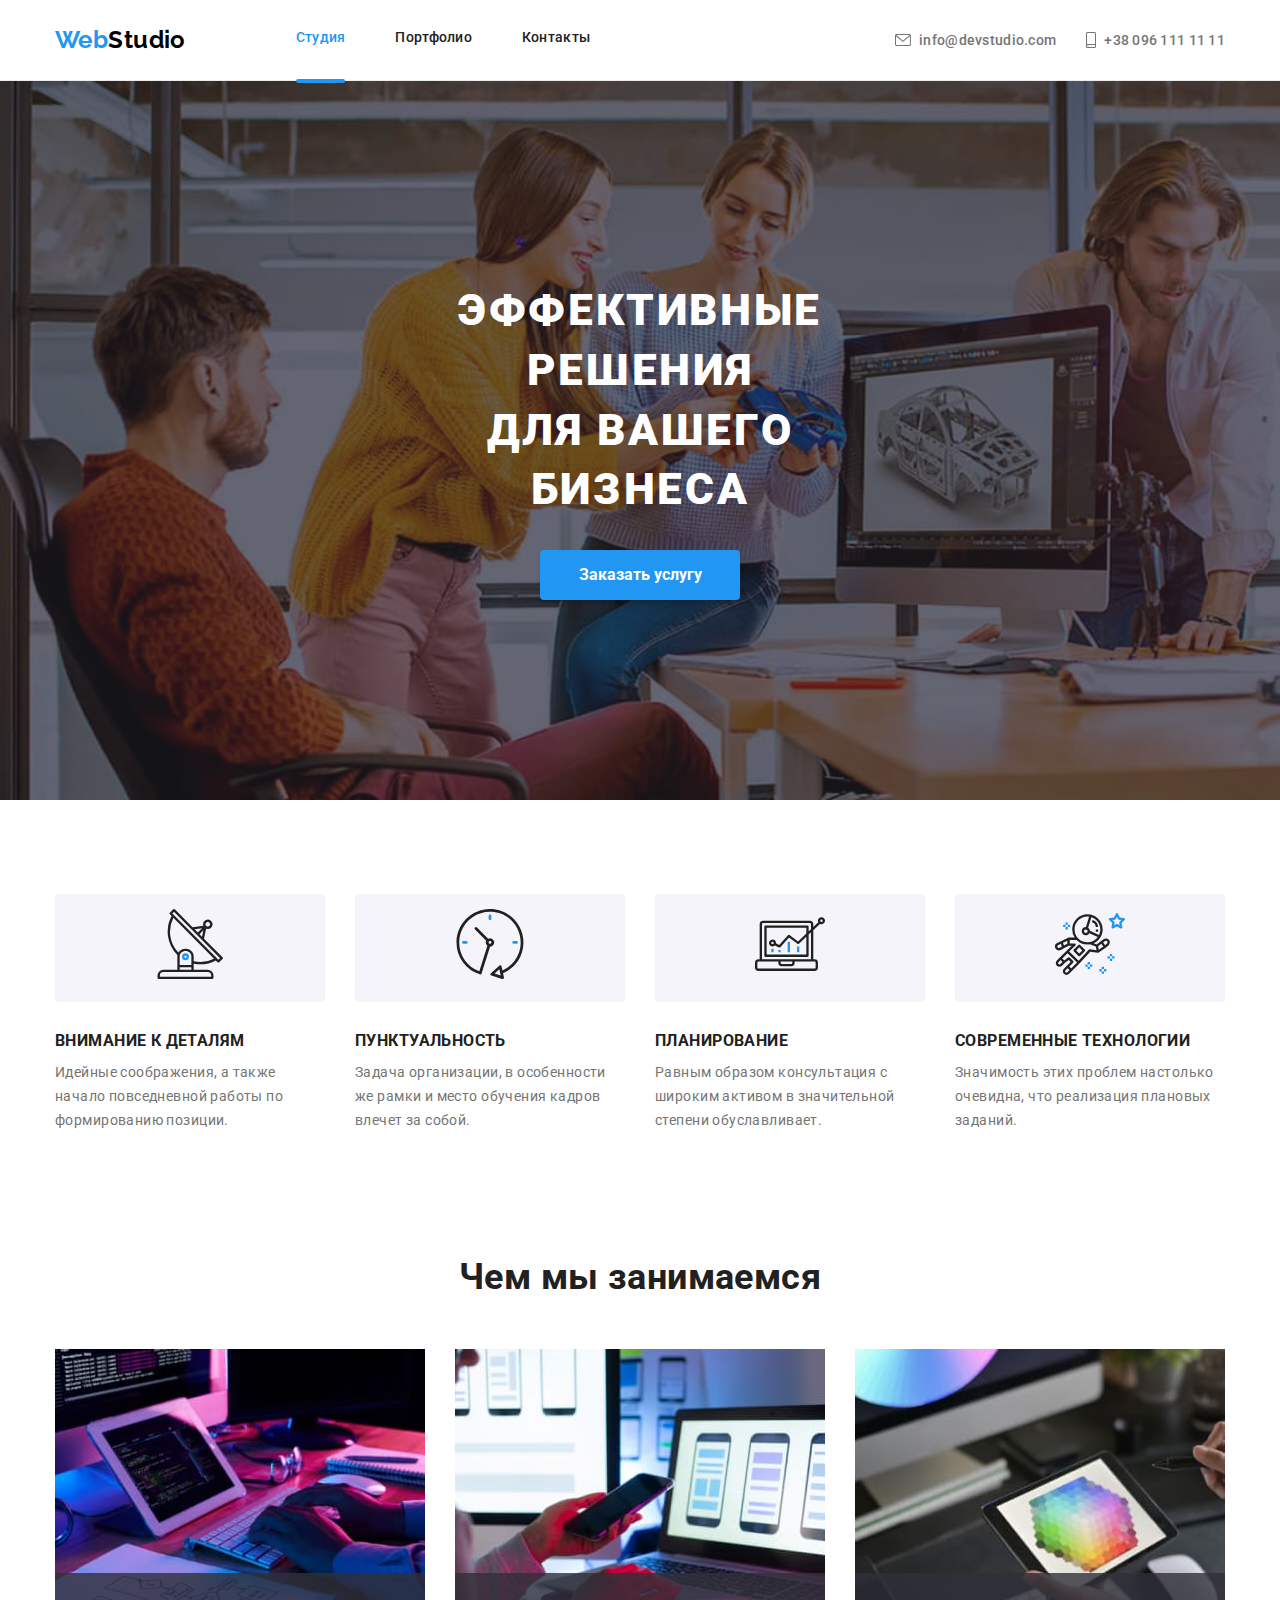
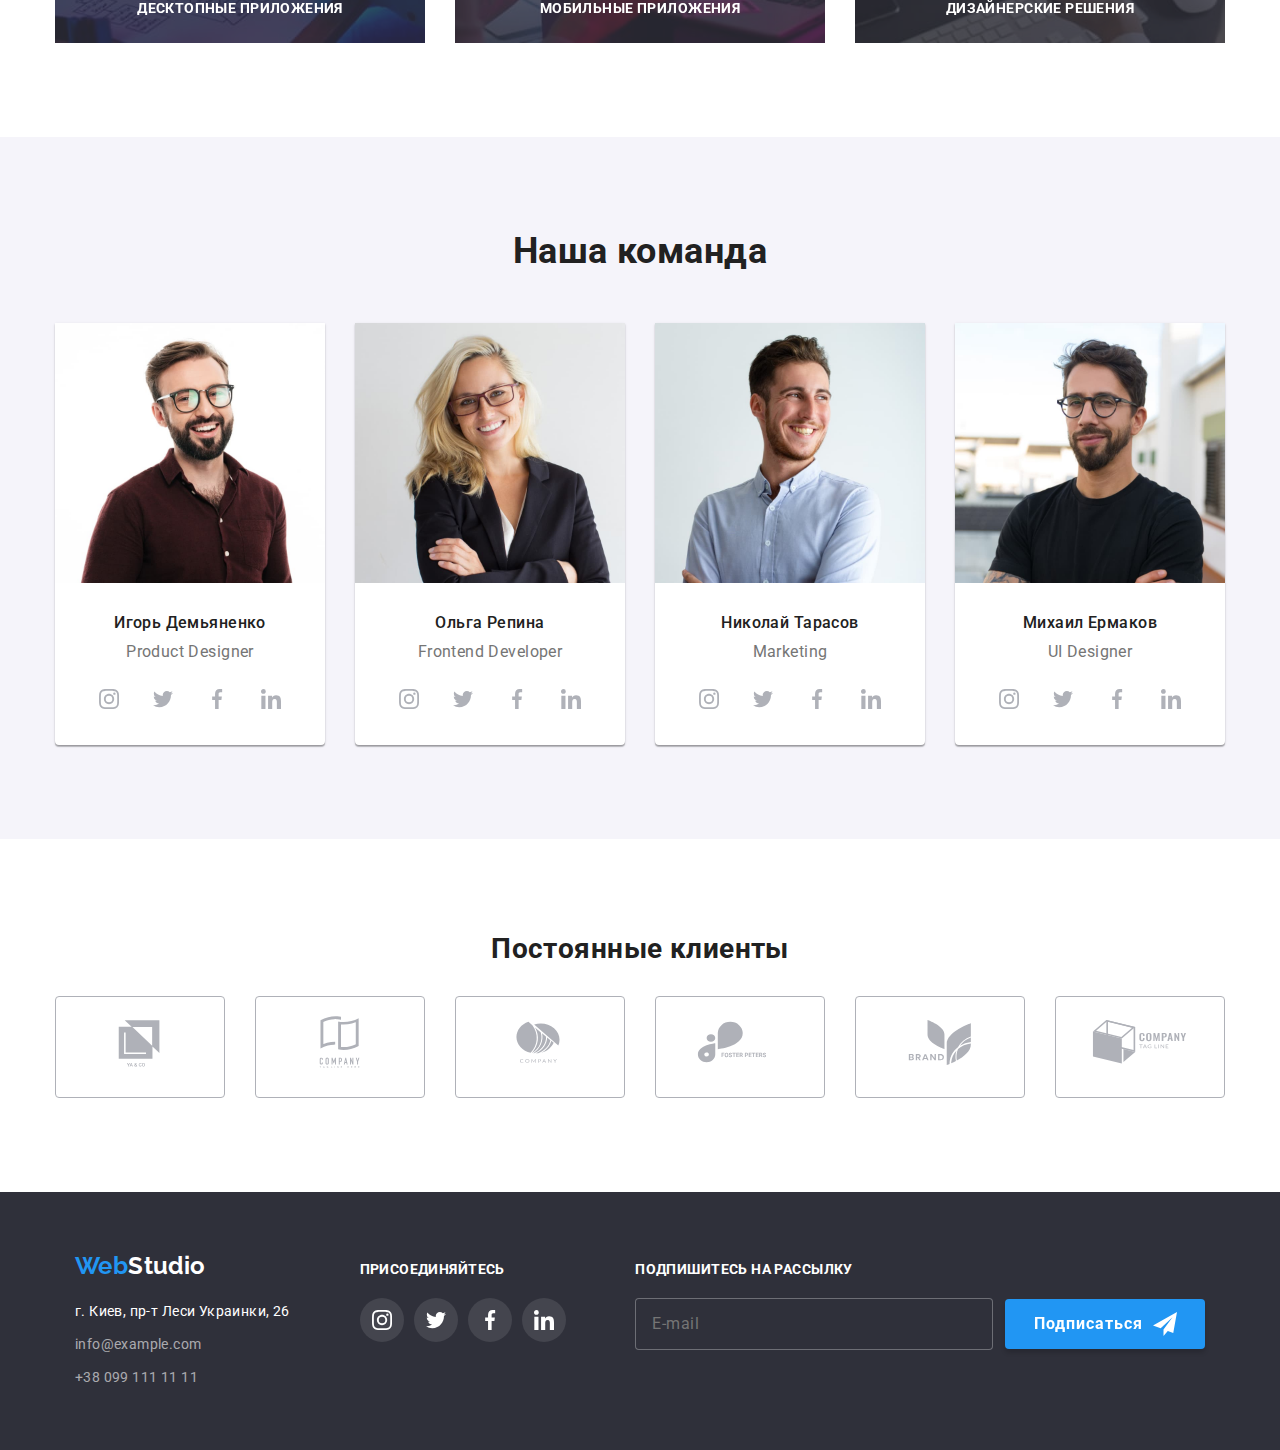
<file: index.html>
<!DOCTYPE html>
<html lang="en">
<head>
    <meta charset="UTF-8">
    <meta http-equiv="X-UA-Compatible" content="IE=edge">
    <meta name="viewport" content="width=device-width, initial-scale=1.0">
    <title>Studio</title>
    <link rel="stylesheet" href="./css/main.min.css">
</head>
<body class="page">
     <header class="header">
        <div class="container">
            <nav class="nav">
                <a class="logo link" href="#">
                    <span class="logo__basic-color">Web</span><span class="logo__color-basic-studio">Studio</span></a>
                <button type="button" class="menu-button"
                        aria-controls="menu-container"
                        aria-expanded="false" 
                        data-menu-button>
                    <svg width="40" height="40" aria-label="Переключатель мобильного меню">
                        <use href="./images/icons.svg#icon-cross" class="icon-cross"></use>
                        <use href="./images/icons.svg#icon-menu" class="icon-menu"></use>
                    </svg>
                </button>
                <div class="menu-container" id="menu-container" data-menu>
                     <nav class="nav-header">
                        <ul class="nav-header__list list">
                            <li class="nav-header__item ">
                                <a class="link nav-header__link nav-header__link--active" href="./index.html">Студия</a>
                            </li>
                            <li class="nav-header__item">
                                <a class="nav-header__link link" href="./portfolio.html">Портфолио</a>
                            </li>
                            <li class="nav-header__item">
                                <a class="nav-header__link link" href="#">Контакты</a>
                            </li>
                        </ul>
                    </nav>
                    <div class="container-contacts">
                        <ul class="connection-list list">
                            <li class="connection-list__item">
                                <a class="connection-list__link link" href="tel:+380961111111">
                                    <svg class="connection-list__icon-phone">
                                <use href="./images/icons.svg#icon-smartphone"></use>
                                </svg>+38 096 111 11 11</a>
                            </li>
                            <li class="connection-list__item"> 
                                
                                 <a class="connection-list__link link" href="mailto:info@devstudio.com">
                                    <svg class="connection-list__icon-mail">
                                <use href="./images/icons.svg#icon-envelope"></use>
                            </svg>info@devstudio.com</a>
                            </li>
                        </ul>
                        <ul class="social-menu__list list">
                            <li class="social-menu__item social-menu__link--delimiter">
                                <a class="social-menu__link link social-menu__link--delimiter" href="#" aria-label="Instagram">
                                Instagram
                                
                                </a>
                            </li>
                            <li class="social-menu__item">
                                <a class="social-menu__link link social-menu__link--delimiter" href="#" aria-label="Twitter">
                                Twitter
                                
                                </a>
                            </li>
                            <li class="social-menu__item">
                                <a class="social-menu__link link social-menu__link--delimiter" href="#" aria-label="Facebook">
                                Facebook
                                </a>
                            </li>
                            <li class="social-menu__item">
                                <a class="social-menu__link link" href="#" aria-label="Linkedin">
                                Linkedin
                                </a>
                            </li>
                        </ul>
                    </div>
                </div>
            </nav>
               
        </div>
    </header>
    <main>
     <div class="container hero-container">
            <h1 class="hero-container__title">Эффективные решения<br>для вашего бизнеса</h1>
            <button class="hero-container__button" type="button" data-modal-open>Заказать услугу</button>
            <div class="backdrop backdrop--is-hidden" data-modal>
                <div class="modal">
                    <button class="modal__close" data-modal-close>
                        <svg class="modal__icon" width="11" height="11">
                            <use href="./images/icons.svg#icon-close-black"></use>
                        </svg>
                    </button>
                    <p class="modal__title">Оставьте свои данные, мы вам перезвоним</p>
                    <div class="modal-container">
                        <label class="modal-container__field"> Имя
                        <input class="modal-container__form" type="text" name="name">
                         <svg class="modal-container__icon" width="18" height="18">
                            <use href="./images/icons.svg#icon-person-black"></use>
                        </svg>
                    </label>
                    </div>
                    <div class="modal-container">
                        <label class="modal-container__field">Телефон
                        <input class="modal-container__form" type="tel" name="tel">
                        <svg class="modal-container__icon" width="18" height="18">
                            <use href="./images/icons.svg#icon-phone-black"></use>
                        </svg>
                    </label>
                    </div>
                    <div class="modal-container">
                        <label class="modal-container__field">Почта
                        <input class="modal-container__form" type="email" name="mail">
                        <svg class="modal-container__icon" width="18" height="18">
                            <use href="./images/icons.svg#icon-email-black"></use>
                        </svg>
                    </label>
                    </div>
                    <div class="modal-container">
                        <label class="modal-container__field">Комментарии
                        <textarea class="modal-container__comments" name="comments" placeholder="Введите текст"></textarea>
                    </label>
                    </div>
                    <div class="modal-container">
                    <label class="modal-container__field modal-container__checkbox">
                        <input class="modal-container__field--check visually-hidden" type="checkbox" name="checkbox">Соглашаюсь с рассылкой и принимаю<a href="#" class="modal-container__form-link"> Условия договора</a>
                        <span class="modal-container__checkbox-icon"></span>
                    </label>
                    </div>
                    <button class="modal-submit" type="submit">Отправить</button>
                </div> 
            </div>
        </div>
           <section class="section">
            <div class="container">
                <h2 hidden>Заголовок</h2>
                <ul class="instruments list">
                    <li class="instruments__item">
                        <div class="icon-container">
                            <svg width="70" height="70" class="instruments__icon">
                                <use href="./images/icons.svg#icon-antenna"></use>
                            </svg>
                        </div>
                        <h3 class="instruments__title">Внимание к деталям</h3>
                        <p class="instruments__text">Идейные соображения, а также начало повседневной работы по формированию
                            позиции.</p>
                    </li>
                    <li class="instruments__item instruments-list">
                        <div class="icon-container">
                            <svg width="70" height="70" class="instruments__icon">
                                <use href="./images/icons.svg#icon-clock"></use>
                            </svg>
                        </div>
                        <h3 class="instruments__title">Пунктуальность</h3>
                        <p class="instruments__text">Задача организации, в особенности же рамки и место обучения кадров влечет за
                            собой.</p>
                    </li>
                    <li class="instruments__item instruments-list">
                        <div class="icon-container">
                            <svg width="70" height="70" class="instruments__icon">
                                <use href="./images/icons.svg#icon-diagram"></use>
                            </svg>
                        </div>
                        <h3 class="instruments__title">Планирование</h3>
                        <p class="instruments__text">Равным образом консультация с широким активом в значительной степени
                            обуславливает.</p>
                    </li>
                    <li class="instruments__item instruments-list">
                        <div class="icon-container">
                            <svg width="70" height="70" class="instruments__icon">
                                <use href="./images/icons.svg#icon-astronaut"></use>
                            </svg>
                        </div>
                        <h3 class="instruments__title">Современные технологии</h3>
                        <p class="instruments__text">Значимость этих проблем настолько очевидна, что реализация плановых заданий.
                        </p>
                    </li>
                </ul>
            </div>
        </section> 
        <section class="section-work">
            <div class="container">
                <h2 class="work__title">Чем мы занимаемся</h2>
                <ul class="work__list list">
                    <li class="work__item">
                        <div class="work__thumb">
                            <img srcset="./images/desctop/laptop.jpg 1x, ./images/desctop/laptop@2x.jpg 2x" class="work__list-img" src="./images/desctop/laptop.jpg " alt="пишем код" width="370">
                            <h3 class="work__title-thumb">Десктопные приложения</h3>
                        </div>
                    </li>
                    <li class="work__item">
                        <div class="work__thumb">
                        <img srcset="./images/desctop/phone.jpg 1x, ./images/desctop/phone@2x.jpg 2x" class="work__list-img" src="./images/desctop/phone.jpg" alt="разрабатываем мобильные приложения" width="370">
                        <h3 class="work__title-thumb">Мобильные приложения</h3>
                        </div>
                    </li>
                    <li class="work__item">
                        <div class="work__thumb">
                        <img srcset="./images/desctop/table.jpg 1x, ./images/desctop/table@2x.jpg 2x" class="work__list-img" src="./images/desctop/table.jpg" alt="делаем оформление сайтов и мобильных приложений" width="370">
                        <h3 class="work__title-thumb">Дизайнерские решения</h3>
                        </div>
                    </li>
                </ul>
            </div>
        </section>
         <section class="section-team section">
            <div class="container">
                <h2 class="section-team__title">Наша команда</h2>
                <ul class="team list">
                    <li class="team__item">
                        <picture>
                            <source srcset="./images/desctop/igor270.jpg 270w, ./images/desctop/igor270@2x.jpg 540w" type="image/jpeg" media="(min-width: 1200px)" sizes="(min-width: 1200px) 270px, 100vw">
                            <source srcset="./images/table/igor354.jpg 354w, ./images/table/igor354@2x.jpg 708w" type="image/jpeg" media="(min-width: 768px)" sizes="(min-width:768px) 354px, 100vw">
                            <source srcset="./images/mobile/igor.jpg 450w, ./images/mobile/igor@2x.jpg 900w" type="image/jpeg" media="(max-width: 767px)" sizes="(max-width:767px) 450px, 100vw">
                            <img class="team__foto" 
                            src="/images/mobile/igor.jpg" alt="Игорь Демьяненко">
                        </picture>
                        
                        <h3 class="team__name">Игорь Демьяненко</h3>
                        <p class="team__profession">Product Designer</p>
                        <ul class="social-team list">
                           <li class="social-team__item">
                                <a href="#" class="social-team__link link" aria-label="Instagram">
                                    <svg class="social-team__icon" width="20" height="20"> 
                                        <use href="images/icons.svg#icon-instagram"></use>
                                    </svg>
                                </a>
                            </li>
                           <li class="social-team__item">
                                <a href="#" class="social-team__link link" aria-label="Twitter">
                                    <svg class="social-team__icon" width="20" height="20">
                                        <use href="images/icons.svg#icon-twitter"></use>
                                    </svg>
                            </a>
                            </li>
                           <li class="social-team__item">
                                <a href="#" class="social-team__link link" aria-label="Facebook">
                                    <svg class="social-team__icon" width="20" height="20">
                                        <use href="images/icons.svg#icon-facebook"></use>
                                    </svg>
                                </a>
                            </li>
                           <li class="social-team__item">
                                <a href="#" class="social-team__link link" aria-label="Linkedin">
                                    <svg class="social-team__icon" width="20" height="20">
                                        <use href="images/icons.svg#icon-linkedin"></use>
                                    </svg>
                                </a>
                            </li>
                       </ul>       
                    </li>
                    <li class="team__item">
                        <picture>
                            <source srcset="./images/desctop/olga270.jpg 270w, ./images/desctop/olga270@2x.jpg 540w" type="image/jpeg" media="(min-width: 1200px)" sizes="(min-width: 1200px) 270px, 100vw">
                            <source srcset="./images/table/olga354.jpg 354w, ./images/table/olga354@2x.jpg 708w" type="image/jpeg" media="(min-width: 768px)" sizes="(min-width:768px) 354px, 100vw">
                            <source srcset="./images/mobile/olga.jpg 450w, ./images/mobile/olga@2x.jpg 900w" type="image/jpeg" media="(max-width: 767px)" sizes="(max-width:480px) 450px, 100vw">
                            <img class="team__foto" 
                            src="./images/mobile/olga.jpg" alt="Ольга Репина">
                        </picture>
                        <h3 class="team__name">Ольга Репина</h3>
                        <p class="team__profession">Frontend Developer</p>
                        <ul class="social-team list">
                           <li class="social-team__item">
                                <a href="#" class="social-team__link link" aria-label="Instagram">
                                    <svg class="social-team__icon" width="20" height="20"> 
                                        <use href="images/icons.svg#icon-instagram"></use>
                                    </svg>
                                </a>
                            </li>
                           <li class="social-team__item">
                                <a href="#" class="social-team__link link" aria-label="Twitter">
                                    <svg class="social-team__icon" width="20" height="20">
                                        <use href="images/icons.svg#icon-twitter"></use>
                                    </svg>
                                </a>
                            </li>
                           <li class="social-team__item">
                                <a href="#" class="social-team__link link" aria-label="Facebook">
                                    <svg class="social-team__icon" width="20" height="20">
                                        <use href="images/icons.svg#icon-facebook"></use>
                                    </svg>
                                </a>
                            </li>
                           <li class="social-team__item">
                                <a href="#" class="social-team__link link" aria-label="Linkedin">
                                    <svg class="social-team__icon" width="20" height="20">
                                        <use href="images/icons.svg#icon-linkedin"></use>
                                    </svg>
                                </a>
                            </li>
                       </ul>
                    </li>
                    <li class="team__item">
                          <picture>
                            <source srcset="./images/desctop/nikolay270.jpg 270w, ./images/desctop/nikolay270@2x.jpg 540w" type="image/jpeg" media="(min-width: 1200px)" sizes="(min-width: 1200px) 270px, 100vw">
                            <source srcset="./images/table/nikolay354.jpg 354w, ./images/table/nikolay354@2x.jpg 708w" type="image/jpeg" media="(min-width: 768px)" sizes="(min-width:768px) 354px, 100vw">
                            <source srcset="./images/mobile/nikolay.jpg 450w, ./images/mobile/nikolay@2x.jpg 900w" type="image/jpeg" media="(max-width: 767px)" sizes="(max-width:480px) 450px, 100vw">
                            <img class="team__foto"
                            src="./images/mobile/nikolay.jpg" alt="Николай Тарасов">
                          </picture>
                        <h3 class="team__name">Николай Тарасов</h3>
                        <p class="team__profession">Marketing</p>
                        <ul class="social-team list">
                           <li class="social-team__item">
                                <a href="#" class="social-team__link link" aria-label="Instagram">
                                    <svg class="social-team__icon" width="20" height="20"> 
                                        <use href="images/icons.svg#icon-instagram"></use>
                                    </svg>
                                </a>
                            </li>
                           <li class="social-team__item">
                                <a href="#" class="social-team__link link" aria-label="Twitter">
                                    <svg class="social-team__icon" width="20" height="20">
                                        <use href="images/icons.svg#icon-twitter"></use>
                                    </svg>
                                </a>
                            </li>
                           <li class="social-team__item">
                                <a href="#" class="social-team__link link" aria-label="Facebook">
                                    <svg class="social-team__icon" width="20" height="20">
                                        <use href="images/icons.svg#icon-facebook"></use>
                                    </svg>
                                </a>
                            </li>
                           <li class="social-team__item">
                                <a href="#" class="social-team__link link" aria-label="Linkedin">
                                    <svg class="social-team__icon" width="20" height="20">
                                        <use href="images/icons.svg#icon-linkedin"></use>
                                    </svg>
                                </a>
                            </li>
                       </ul>
                    </li>
                    <li class="team__item">
                        <picture>
                            <source srcset="./images/desctop/misha270.jpg 270w, ./images/desctop/michail270@2x.jpg 540w" type="image/jpeg" media="(min-width: 1200px)" sizes="(min-width: 1200px) 270px, 100vw">
                            <source srcset="./images/table/michail354.jpg 354w, ./images/table/michail354@2x.jpg 708w" type="image/jpeg" media="(min-width: 768px)" sizes="(min-width:768px) 354px, 100vw">
                            <source srcset="./images/mobile/michail.jpg 450w, ./images/mobile/michail@2x.jpg 900w" type="image/jpeg" media="(max-width: 767px)" sizes="(max-width:480px) 450px, 100vw">
                            <img class="team__foto"
                            src="./images/mobile/michail.jpg" alt="Михаил Ермаков">
                        </picture>
                        <h3 class="team__name">Михаил Ермаков</h3>
                        <p class="team__profession">UI Designer</p>
                        <ul class="social-team list">
                           <li class="social-team__item">
                                <a href="#" class="social-team__link link" aria-label="Instagram">
                                    <svg class="social-team__icon" width="20" height="20"> 
                                        <use href="images/icons.svg#icon-instagram"></use>
                                    </svg>
                                </a>
                            </li>
                           <li class="social-team__item">
                                <a href="#" class="social-team__link link" aria-label="Twitter">
                                    <svg class="social-team__icon" width="20" height="20">
                                        <use href="images/icons.svg#icon-twitter"></use>
                                    </svg>
                            </a>
                            </li>
                           <li class="social-team__item">
                                <a href="#" class="social-team__link link" aria-label="Facebook">
                                    <svg class="social-team__icon" width="20" height="20">
                                        <use href="images/icons.svg#icon-facebook"></use>
                                    </svg>
                                </a>
                            </li>
                           <li class="social-team__item">
                                <a href="#" class="social-team__link link" aria-label="Linkedin">
                                    <svg class="social-team__icon" width="20" height="20">
                                        <use href="images/icons.svg#icon-linkedin"></use>
                                    </svg>
                                </a>
                            </li>
                       </ul>
                    </li>
                </ul>
            </div> 
        </section>
        <section class="section">
            <div class="container section__centered">
                <h2 class="section__title">Постоянные клиенты</h2>
                <ul class="customers-list list">
                    <li class="customers-list__item">
                        <a class="customers-list__link link" href="#">
                            <svg class="customers-list__icon" width ="106" height="60">
                            <use href="./images/icons.svg#icon-yaco"></use>
                        </svg>
                        </a>
                    </li>
                    <li class="customers-list__item">
                        <a class="customers-list__link link" href="#">
                            <svg class="customers-list__icon" width ="106" height="60">
                              <use href="./images/icons.svg#icon-companytagline"></use>
                        </svg>
                        </a>
                    </li>
                    <li class="customers-list__item">
                        <a class="customers-list__link link" href="#">
                            <svg class="customers-list__icon" width ="106" height="60">
                            <use href="./images/icons.svg#icon-company"></use>
                        </svg>
                        </a>
                    </li>
                    <li class="customers-list__item">
                        <a class="customers-list__link link" href="#">
                            <svg class="customers-list__icon" width ="106" height="60">
                             <use href="./images/icons.svg#icon-fosterpeters"></use>
                        </svg>
                        </a>
                    </li>
                    <li class="customers-list__item">
                        <a class="customers-list__link link" href="#">
                            <svg class="customers-list__icon" width ="106" height="60">
                                <use href="./images/icons.svg#icon-brand"></use>
                        </svg>
                        </a>
                    </li>
                    <li class="customers-list__item">
                        <a class="customers-list__link link" href="#">
                            <svg class="customers-list__icon" width ="106" height="60">
                             <use href="./images/icons.svg#icon-tag-line"></use>
                        </svg>
                        </a>
                    </li>
                </ul>
            </div>
        </section> 
    </main>
     <footer> 
        <section class="nav-footer">
            <div class="container nav-footer__container"> 
                    <div class="container-address">
                        <a class="logo logo--change-color link" href="#"><span class="logo__basic-color">Web</span><span class="logo__color-basic-studio--inverse">Studio</span></a>
                        <address class="address">
                            <ul class="address-list list">
                                <li class="address-list__item">
                                    <a class="address-list__contacts address-list__contacts--white-color link"
                                        href="https://www.google.com.ua/maps/place/%D0%B1%D1%83%D0%BB.+%D0%9B%D0%B5%D1%81%D0%B8+%D0%A3%D0%BA%D1%80%D0%B0%D0%B8%D0%BD%D0%BA%D0%B8,+26,+%D0%9A%D0%B8%D0%B5%D0%B2,+02000/@50.4235356,30.5338797,17z/data=!4m5!3m4!1s0x40d4cf0e033ecbe9:0x57a4dffefec77da0!8m2!3d50.4265807!4d30.5383859?hl=ru"><span class="street">г. Киев, пр-т Леси Украинки, 26</span></a>
                                </li>
                                <li class="address-list__item">
                                    <a class="address-list__contacts link" href="mailto:info@example.com">info@example.com</a>
                                </li>
                                <li class="address-list__item">
                                    <a class="address-list__contacts link" href="tel:380991111111">+38 099 111 11 11</a>
                                </li>
                            </ul>
                        </address>
                    </div>
                    <div class="invitation">
                        <h2 class="invitation__title">Присоединяйтесь</h2>
                        <ul class="social-list list">
                            <li class="social-list__item">
                                <a href="#" class="social-list__link link" aria-label="Instagram">
                                    <svg width="20" height="20">
                                        <use href="./images/icons.svg#icon-instagram"></use>
                                    </svg>
                                </a>
                            </li>
                            <li class="social-list__item">
                                <a href="#" class="social-list__link link" aria-label="Twitter">
                                    <svg width="20" height="20">
                                        <use href="./images/icons.svg#icon-twitter"></use>
                                    </svg>
                                </a>
                            </li>
                            <li class="social-list__item">
                                <a href="#" class="social-list__link link" aria-label="Facebook">
                                    <svg width="20" height="20">
                                        <use href="./images/icons.svg#icon-facebook"></use>
                                    </svg>
                            </a>
                            </li>
                                <li class="social-list__item">
                                    <a href="#" class="social-list__link link" aria-label="Linkedin">
                                    <svg width="20" height="20">
                                        <use href="./images/icons.svg#icon-linkedin"></use>
                                    </svg>
                                </a>
                            </li>
                        </ul>
                    </div>
                    <form class="form">
                    <p class="form__title">Подпишитесь на рассылку</p>
                    <div class="form-container">
                    <label class="form__label-box">
                        <input class="form__input"
                     type="email" name="email" placeholder="E-mail">
                    </label>
                    <button type="submit" class="form__submit">Подписаться
                        <svg class="form__icon" width="24" height="24">
                            <use href='./images/send.svg#icon-send'></use>
                        </svg> 
                    </button> 
                    </div>
                </form>    
            </div>
        </section>
    </footer>
    <script src="./js/modal.js"></script>
    <script src="./js/menu.js"></script>
</body>
</html>
</file>
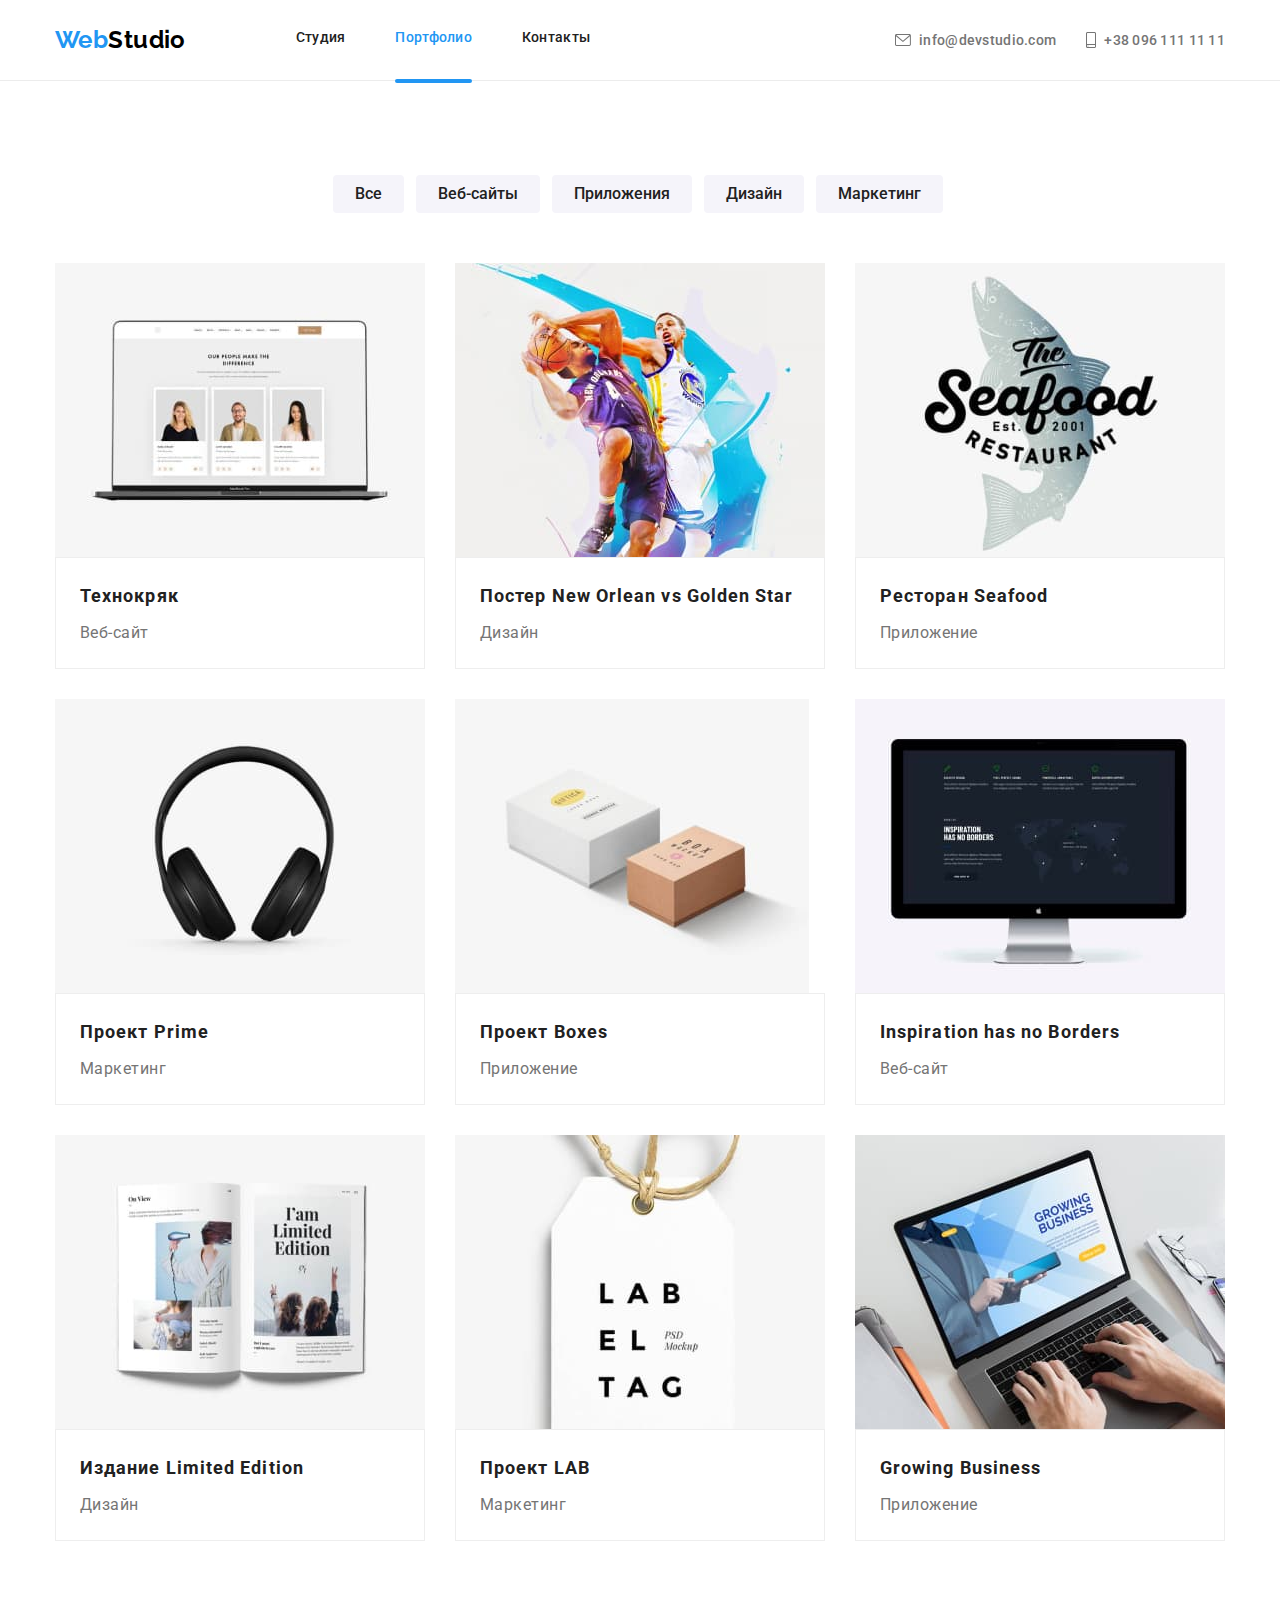
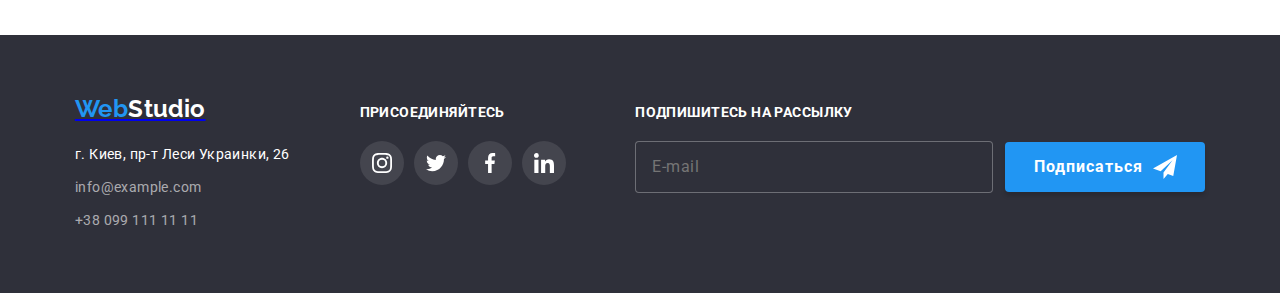
<file: portfolio.html>
<!DOCTYPE html>
<html lang="en">
<head>
    <meta charset="UTF-8">
    <meta http-equiv="X-UA-Compatible" content="IE=edge">
    <meta name="viewport" content="width=device-width, initial-scale=1.0">
    <title>Portfolio</title>
    <link rel="stylesheet" href="./css/main.min.css">
</head>
<body class="page">
     <header class="header">
        <div class="container">
            <nav class="nav">
                <a class="logo link" href="#">
                    <span class="logo__basic-color">Web</span><span class="logo__color-basic-studio">Studio</span></a>
                <button type="button" class="menu-button"
                        aria-controls="menu-container"
                        aria-expanded="false" 
                        data-menu-button>
                    <svg width="40" height="40" aria-label="Переключатель мобильного меню">
                        <use href="./images/icons.svg#icon-cross" class="icon-cross"></use>
                        <use href="./images/icons.svg#icon-menu" class="icon-menu"></use>
                    </svg>
                </button>
                <div class="menu-container" id="menu-container" data-menu>
                     <nav class="nav-header">
                        <ul class="nav-header__list list">
                            <li class="nav-header__item ">
                                <a class="link nav-header__link" href="./index.html">Студия</a>
                            </li>
                            <li class="nav-header__item">
                                <a class="nav-header__link link nav-header__link--active" href="./portfolio.html">Портфолио</a>
                            </li>
                            <li class="nav-header__item">
                                <a class="nav-header__link link" href="#">Контакты</a>
                            </li>
                        </ul>
                    </nav>
                    <div class="container-contacts">
                        <ul class="connection-list list">
                            <li class="connection-list__item">
                                <a class="connection-list__link link" href="tel:+380961111111">
                                    <svg class="connection-list__icon-phone">
                                <use href="./images/icons.svg#icon-smartphone"></use>
                                </svg>+38 096 111 11 11</a>
                            </li>
                            <li class="connection-list__item"> 
                                
                                 <a class="connection-list__link link" href="mailto:info@devstudio.com">
                                    <svg class="connection-list__icon-mail">
                                <use href="./images/icons.svg#icon-envelope"></use>
                            </svg>info@devstudio.com</a>
                            </li>
                        </ul>
                        <ul class="social-menu__list list">
                            <li class="social-menu__item social-menu__link--delimiter">
                                <a class="social-menu__link link social-menu__link--delimiter" href="#" aria-label="Instagram">
                                Instagram
                                
                                </a>
                            </li>
                            <li class="social-menu__item">
                                <a class="social-menu__link link social-menu__link--delimiter" href="#" aria-label="Twitter">
                                Twitter
                                
                                </a>
                            </li>
                            <li class="social-menu__item">
                                <a class="social-menu__link link social-menu__link--delimiter" href="#" aria-label="Facebook">
                                Facebook
                                </a>
                            </li>
                            <li class="social-menu__item">
                                <a class="social-menu__link link" href="#" aria-label="Linkedin">
                                Linkedin
                                </a>
                            </li>
                        </ul>
                    </div>
                </div>
            </nav>
        </div>
    </header>
    <main>
        <section class="section">
    <!--Our works-->
        <div class="container examples-work">
        <!--Заголовок спрячем-->
            <h1 hidden>Наши работы</h1>
            <ul class="examples-list list">
                <!--buttons -->
                <li class="examples-list__item">
                    <button type="button" class="examples-list__button">Все</button>
                </li>
                <li class="examples-list__item">
                    <button type="button" class="examples-list__button">Веб-сайты</button>
                </li>
                <li class="examples-list__item">
                    <button type="button" class="examples-list__button">Приложения</button>
                </li>
                <li class="examples-list__item">
                    <button type="button" class="examples-list__button">Дизайн</button>
                </li>
                <li class="examples-list__item">
                    <button type="button" class="examples-list__button">Маркетинг</button>
                </li>
            </ul>
        </div>
        <!--exemples our works-->
            <div class="container container-works">
                <ul class="works list">
                    <li class="works__item">
                        <a href="#" class=" works__link link">
                            <div class="card-thumb">
                                <picture>
                                    <source srcset="./images/desctop/website.jpg 370w, ./images/desctop/website@2x.jpg 740w" type="image/jpeg" media="(min-width: 1200px)" sizes="(min-width: 1200px) 370px, 100vw">
                                    <source srcset="./images/table/techno.jpg 354w, ./images/table/techno@2x.jpg 708w " type="image/jpeg" media="(min-width: 768px)" sizes="(min-width: 768px) 354px, 100vw">
                                    <source srcset="./images/mobile/techno.jpg 450w, ./images/mobile/techno@2x.jpg 900w " type="image/jpeg" media="(max-width: 767px)" sizes="(max-width: 767px) 450px, 100vw">
                                    <img class="card-thumb__img" src="./images/mobile/techno.jpg" alt="Технокряк">
                                </picture>
                                
                                <div class="card-thumb__overlay">
                                    <p class="card-thumb__info-text">Технокряк это современная площадка распространения коронавируса. Компании используют эту платформу для цифрового шпионажа и атак на защищённые сервера конкурентов.</p>
                                </div>
                            </div>
                                <div class="card-thumb__meta card-thumb__meta--size">
                                    <h2 class="card-thumb__name">Технокряк</h2>
                                    <p class="card-thumb__category">Веб-сайт</p>
                                </div>
                        </a>
                    </li>
                    <li class="works__item">
                        <a href="#" class="works__link link">
                            <div class="card-thumb">
                                <picture>
                                    <source srcset="./images/desctop/neworlean.jpg 370w, ./images/desctop/neworlean@2x.jpg 740w" type="image/jpeg" media="(min-width: 1200px)" sizes="(min-width: 1200px) 370px, 100vw">
                                    <source srcset="./images/table/neworlean.jpg 354w, ./images/table/neworlean@2x.jpg 708w " type="image/jpeg" media="(min-width: 768px)" sizes="(min-width: 768px) 354px, 100vw">
                                    <source srcset="./images/mobile/neworlean.jpg 450w, ./images/mobile/neworlean@2x.jpg 900w " type="image/jpeg" media="(max-width: 767px)" sizes="(max-width: 767px) 450px, 100vw">
                                    <img class="card-thumb__img" src="./images/neworlean.jpg" alt="Постер New Orlean vs Golden Star">
                                </picture>
                                
                                <div class="card-thumb__overlay">
                                    <p class="card-thumb__info-text">Технокряк это современная площадка распространения коронавируса. Компании используют эту платформу для цифрового шпионажа и атак на защищённые сервера конкурентов.</p>
                                </div>
                                </div>   
                                <div class="card-thumb__meta">
                                    <h2 class="card-thumb__name">Постер New Orlean vs Golden Star</h2>
                                    <p class="card-thumb__category">Дизайн</p>
                                </div>
                        </a>
                    </li>
                    <li class="works__item">
                        <a href="#" class="works__link link">
                            <div class="card-thumb">
                                <picture>
                                    <source srcset="./images/desctop/seafood.jpg 370w, ./images/desctop/seafood@2x.jpg 740w" type="image/jpeg" media="(min-width: 1200px)" sizes="(min-width: 1200px) 370px, 100vw">
                                    <source srcset="./images/table/seafood.jpg 354w, ./images/table/seafood@2x.jpg 708w " type="image/jpeg" media="(min-width: 768px)" sizes="(min-width: 768px) 354px, 100vw">
                                    <source srcset="./images/mobile/seafood.jpg 450w, ./images/mobile/seafood@2x.jpg 900w " type="image/jpeg" media="(max-width: 767px)" sizes="(max-width: 767px) 450px, 100vw">
                                    <img class="card-thumb__img" src="./images/mobile/seafood.jpg" alt="Ресторан Seafood">
                                </picture>
                                
                                <div class="card-thumb__overlay">
                                    <p class="card-thumb__info-text">Технокряк это современная площадка распространения коронавируса. Компании используют эту платформу для цифрового шпионажа и атак на защищённые сервера конкурентов.</p>
                                </div>
                                </div>    
                                <div class="card-thumb__meta">
                                    <h2 class="card-thumb__name">Ресторан Seafood</h2>
                                    <p class="card-thumb__category">Приложение</p>
                                </div>
                        </a>
                    </li>
                    <li class="works__item">
                        <a href="#" class="works__link link">
                            <div class="card-thumb">
                                <picture>
                                    <source srcset="./images/desctop/prime.jpg 370w, ./images/desctop/prime@2x.jpg 740w" type="image/jpeg" media="(min-width: 1200px)" sizes="(min-width: 1200px) 370px, 100vw">
                                    <source srcset="./images/table/prime.jpg 354w, ./images/table/prime@2x.jpg 708w " type="image/jpeg" media="(min-width: 768px)" sizes="(min-width: 768px) 354px, 100vw">
                                    <source srcset="./images/mobile/prime.jpg 450w, ./images/mobile/prime@2x.jpg 900w " type="image/jpeg" media="(max-width: 767px)" sizes="(max-width: 767px) 450px, 100vw">
                                    <img class="card-thumb__img" src="./images/mobile/prime.jpg" alt="Проект Prime">
                                </picture>
                                
                                <div class="card-thumb__overlay">
                                    <p class="card-thumb__info-text">Технокряк это современная площадка распространения коронавируса. Компании используют эту платформу для цифрового шпионажа и атак на защищённые сервера конкурентов.</p>
                                </div>
                                </div>    
                                <div class="card-thumb__meta">
                                    <h2 class="card-thumb__name">Проект Prime</h2>
                                    <p class="card-thumb__category">Маркетинг</p>
                                </div> 
                        </a>
                    </li>
                    <li class="works__item">
                        <a href="#" class="works__link link">
                            <div class="card-thumb">
                                <picture>
                                    <source srcset="./images/desctop/boxes.jpg 370w, ./images/desctop/boxes@2x.jpg 740w" type="image/jpeg" media="(min-width: 1200px)" sizes="(min-width: 1200px) 370px, 100vw">
                                    <source srcset="./images/table/boxes.jpg 354w, ./images/table/boxes@2x.jpg 708w " type="image/jpeg" media="(min-width: 768px)" sizes="(min-width: 768px) 354px, 100vw">
                                    <source srcset="./images/mobile/boxes.jpg 450w, ./images/mobile/boxes@2x.jpg 900w " type="image/jpeg" media="(max-width: 767px)" sizes="(max-width: 767px) 450px, 100vw">
                                    <img class="card-thumb__img" src="./images/mobile/boxes.jpg" alt="Проект Boxes">
                                </picture>
                                <div class="card-thumb__overlay">
                                    <p class="card-thumb__info-text">Технокряк это современная площадка распространения коронавируса. Компании используют эту платформу для цифрового шпионажа и атак на защищённые сервера конкурентов.</p>
                                </div>
                            </div>    
                            <div class="card-thumb__meta"> 
                                <h2 class="card-thumb__name">Проект Boxes</h2>
                                <p class="card-thumb__category">Приложение</p>
                            </div> 
                        </a>
                    </li>
                    <li class="works__item">
                        <a href="#" class="works__link link">
                            <div class="card-thumb">
                                <picture>
                                    <source srcset="./images/desctop/inspiration.jpg 370w, ./images/desctop/inspiration@2x.jpg 740w" type="image/jpeg" media="(min-width: 1200px)" sizes="(min-width: 1200px) 370px, 100vw">
                                    <source srcset="./images/table/inspiration.jpg 354w, ./images/table/inspiration@2x.jpg 708w " type="image/jpeg" media="(min-width: 768px)" sizes="(min-width: 768px) 354px, 100vw">
                                    <source srcset="./images/mobile/inspiration.jpg 450w, ./images/mobile/inspiration@2x.jpg 900w " type="image/jpeg" media="(max-width: 767px)" sizes="(max-width: 767px) 450px, 100vw">
                                    <img class="card-thumb__img" src="./images/mobile/inspiration.jpg" alt="Inspiration has no Borders">
                                </picture>
                                
                                <div class="card-thumb__overlay">
                                    <p class="card-thumb__info-text">Технокряк это современная площадка распространения коронавируса. Компании используют эту платформу для цифрового шпионажа и атак на защищённые сервера конкурентов.</p>
                                </div>
                                </div>    
                                <div class="card-thumb__meta">
                                    <h2 class="card-thumb__name">Inspiration has no Borders</h2>
                                    <p class="card-thumb__category">Веб-сайт</p>
                                </div>
                        </a>
                    </li>
                    <li class="works__item">
                        <a href="#" class="works__link link">
                            <div class="card-thumb">
                                <picture>
                                    <source srcset="./images/desctop/limited.jpg 370w, ./images/desctop/limited@2x.jpg 740w" type="image/jpeg" media="(min-width: 1200px)" sizes="(min-width: 1200px) 370px, 100vw">
                                    <source srcset="./images/table/limited.jpg 354w, ./images/table/limited@2x.jpg 708w " type="image/jpeg" media="(min-width: 768px)" sizes="(min-width: 768px) 354px, 100vw">
                                    <source srcset="./images/mobile/limited.jpg 450w, ./images/mobile/limited@2x.jpg 900w " type="image/jpeg" media="(max-width: 767px)" sizes="(max-width: 767px) 450px, 100vw">
                                    <img class="card-thumb__img" src="./images/mobile/limited.jpg" alt="Издание Limited Edition">
                                </picture>
                                
                                <div class="card-thumb__overlay">
                                    <p class="card-thumb__info-text">Технокряк это современная площадка распространения коронавируса. Компании используют эту платформу для цифрового шпионажа и атак на защищённые сервера конкурентов.</p>
                                </div>
                                </div>    
                                <div class="card-thumb__meta">
                                    <h2 class="card-thumb__name">Издание Limited Edition</h2>
                                    <p class="card-thumb__category">Дизайн</p>
                                </div>
                        </a>
                    </li>
                    <li class="works__item">
                        <a href="#" class="works__link link">
                            <div class="card-thumb">
                                <picture>
                                    <source srcset="./images/desctop/lab.jpg 370w, ./images/desctop/lab@2x.jpg 740w" type="image/jpeg" media="(min-width: 1200px)" sizes="(min-width: 1200px) 370px, 100vw">
                                    <source srcset="./images/table/lab.jpg 354w, ./images/table/lab@2x.jpg 708w " type="image/jpeg" media="(min-width: 768px)" sizes="(min-width: 768px) 354px, 100vw">
                                    <source srcset="./images/mobile/lab.jpg 450w, ./images/mobile/lab@2x.jpg 900w " type="image/jpeg" media="(max-width: 767px)" sizes="(max-width: 767px) 450px, 100vw">
                                    <img class="card-thumb__img" src="./images/mobile/lab.jpg" alt="Проект LAB">
                                </picture>
                                <div class="card-thumb__overlay">
                                    <p class="card-thumb__info-text">Технокряк это современная площадка распространения коронавируса. Компании используют эту платформу для цифрового шпионажа и атак на защищённые сервера конкурентов.</p>
                                    </div>
                                </div>    
                                <div class="card-thumb__meta">
                                    <h2 class="card-thumb__name">Проект LAB</h2>
                                    <p class="card-thumb__category">Маркетинг</p>
                                </div>
                        </a>
                    </li>
                    <li class="works__item">
                        <a href="#" class="works__link link">
                            <div class="card-thumb">
                                <picture>
                                    <source srcset="./images/desctop/growing.jpg 370w, ./images/desctop/growing@2x.jpg 740w" type="image/jpeg" media="(min-width: 1200px)" sizes="(min-width: 1200px) 370px, 100vw">
                                    <source srcset="./images/table/growing.jpg 354w, ./images/table/growing@2x.jpg 708w" type="image/jpeg" media="(min-width: 768px)" sizes="(min-width: 768px) 354px, 100vw">
                                    <source srcset="./images/mobile/growing.jpg 450w, ./images/mobile/growing@2x.jpg 900w " type="image/jpeg" media="(max-width: 767px)" sizes="(max-width: 767px) 450px, 100vw">
                                    <img class="card-thumb__img" src="./images/mobile/growing.jpg" alt="Growing Business">
                                </picture>
                                <div class="card-thumb__overlay">
                                    <p class="card-thumb__info-text">Технокряк это современная площадка распространения коронавируса. Компании используют эту платформу для цифрового шпионажа и атак на защищённые сервера конкурентов.</p>
                                </div>
                                </div>    
                                <div class="card-thumb__meta">
                                    <h2 class="card-thumb__name">Growing Business</h2>
                                    <p class="card-thumb__category">Приложение</p>
                                </div>
                        </a>
                    </li>
                </ul>
            </div>
            </section>
    </main>
     <footer> 
        <section class="nav-footer">
            <div class="container nav-footer__container"> 
                <div class="container-address">
                    <a class="logo logo--change-color" href="#"><span class="logo__basic-color">Web</span><span class="logo__color-basic-studio--inverse">Studio</span></a>
                    <address class="address">
                        <ul class="address-list list">
                            <li class="address-list__item">
                                <a class="address-list__contacts address-list__contacts--white-color link"
                                    href="https://www.google.com.ua/maps/place/%D0%B1%D1%83%D0%BB.+%D0%9B%D0%B5%D1%81%D0%B8+%D0%A3%D0%BA%D1%80%D0%B0%D0%B8%D0%BD%D0%BA%D0%B8,+26,+%D0%9A%D0%B8%D0%B5%D0%B2,+02000/@50.4235356,30.5338797,17z/data=!4m5!3m4!1s0x40d4cf0e033ecbe9:0x57a4dffefec77da0!8m2!3d50.4265807!4d30.5383859?hl=ru"><span class="street">г. Киев, пр-т Леси Украинки, 26</span></a>
                            </li>
                            <li class="address-list__item">
                                <a class="address-list__contacts link" href="mailto:info@example.com">info@example.com</a>
                            </li>
                            <li class="address-list__item">
                                <a class="address-list__contacts link" href="tel:380991111111">+38 099 111 11 11</a>
                            </li>
                        </ul>
                    </address>
                </div>
                <div class="invitation">
                    <h2 class="invitation__title">Присоединяйтесь</h2>
                    <ul class="social-list list">
                        <li class="social-list__item">
                            <a href="#" class="social-list__link link" aria-label="Instagram">
                                <svg width="20" height="20">
                                    <use href="./images/icons.svg#icon-instagram"></use>
                                </svg>
                            </a>
                        </li>
                        <li class="social-list__item">
                            <a href="#" class="social-list__link link" aria-label="Twitter">
                                <svg width="20" height="20">
                                    <use href="./images/icons.svg#icon-twitter"></use>
                                </svg>
                            </a>
                        </li>
                        <li class="social-list__item">
                            <a href="#" class="social-list__link link" aria-label="Facebook">
                                <svg width="20" height="20">
                                    <use href="./images/icons.svg#icon-facebook"></use>
                                </svg>
                        </a>
                        </li>
                            <li class="social-list__item">
                                <a href="#" class="social-list__link link" aria-label="Linkedin">
                                <svg width="20" height="20">
                                    <use href="./images/icons.svg#icon-linkedin"></use>
                                </svg>
                            </a>
                        </li>
                    </ul>
                </div>
                <form class="form">
                    <p class="form__title">Подпишитесь на рассылку</p>
                    <div class="form-container">
                    <label class="form__label-box">
                    <input class="form__input"
                     type="email" name="email" placeholder="E-mail"></label>
                    <button type="submit" class="form__submit">Подписаться
                        <svg class="form__icon" width="24" height="24">
                            <use href='./images/send.svg#icon-send'></use>
                        </svg> 
                    </button> 
                    </div>
                </form>    
            </div>
        </section>
    </footer>
    <script src="./js/modal.js"></script>
    <script src="./js/menu.js"></script>
</body>
</html>
</file>
<file: css/main.min.css>
@import url("https://fonts.googleapis.com/css2?family=Raleway:wght@700&family=Roboto+Slab:wght@400;500;600;700;900&family=Roboto:wght@500;700;900&display=swap");:root{--primery-text-color: #212121;--secondary-text-color: #757575;--accent-color: #2196f3;--bg-color-instruments:#F5F4FA;--primery-bg-color: #ffffff;--secondary-bg-color: #2f303a;--third-bg-color: #e5e5e5;--color-address-studio: #000000;--color-button: #ffffff;--color-hero: #ffffff;--buttom-bg-color-potfolio: #f5f4fa;--bg-card-portfolio: #ffffff;--color-icon: #AFB1B8;--cubic: cubic-bezier(0.4, 0, 0.2, 1);--time-transition: 250ms
}/*! modern-normalize v1.1.0 | MIT License | https://github.com/sindresorhus/modern-normalize */*,::before,::after{-webkit-box-sizing:border-box;box-sizing:border-box}html{line-height:1.15;-webkit-text-size-adjust:100%;-moz-tab-size:4;-o-tab-size:4;tab-size:4}body{margin:0;font-family:system-ui,-apple-system,"Segoe UI",Roboto,Helvetica,Arial,sans-serif,"Apple Color Emoji","Segoe UI Emoji"}hr{height:0;color:inherit}abbr[title]{-webkit-text-decoration:underline dotted;text-decoration:underline dotted}b,strong{font-weight:bolder}code,kbd,samp,pre{font-family:ui-monospace, SFMono-Regular, Consolas, 'Liberation Mono', Menlo, monospace;font-size:1em}small{font-size:80%}sub,sup{font-size:75%;line-height:0;position:relative;vertical-align:baseline}sub{bottom:-0.25em}sup{top:-0.5em}table{text-indent:0;border-color:inherit}button,input,optgroup,select,textarea{font-family:inherit;font-size:100%;line-height:1.15;margin:0}button,select{text-transform:none}button,[type='button'],[type='reset'],[type='submit']{-webkit-appearance:button}::-moz-focus-inner{border-style:none;padding:0}:-moz-focusring{outline:1px dotted ButtonText}:-moz-ui-invalid{box-shadow:none}legend{padding:0}progress{vertical-align:baseline}::-webkit-inner-spin-button,::-webkit-outer-spin-button{height:auto}[type='search']{-webkit-appearance:textfield;outline-offset:-2px}::-webkit-search-decoration{-webkit-appearance:none}::-webkit-file-upload-button{-webkit-appearance:button;font:inherit}summary{display:list-item}.page{color:var(--primery-text-color);background-color:var(--primery-bg-color);font-family:roboto, sans-serif;letter-spacing:0.03em;font-size:14px;line-height:1.714}@media screen and (min-width: 320px){.page{overflow-x:hidden}}.container{padding-right:15px;padding-left:15px;margin-left:auto;margin-right:auto}@media screen and (min-width: 480px){.container{width:480px}}@media screen and (min-width: 768px){.container{width:768px}}@media screen and (min-width: 1200px){.container{width:1200px}}.link{text-decoration:none}h1,h2,h3,h4,h5,h6,ul{margin-top:0;margin-bottom:0;padding-left:0}.list{list-style:none}.section{padding:60px 0}@media screen and (min-width: 1200px){.section{padding:94px 0}}.instruments,.work,.example-work{background:var(--primery-bg-color)}img{display:block;max-width:100%;height:auto}.header{position:relative;border-bottom:1px solid #ECECEC}.header .nav{display:-webkit-box;display:-webkit-flex;display:-ms-flexbox;display:flex;-webkit-box-pack:justify;-webkit-justify-content:space-between;-ms-flex-pack:justify;justify-content:space-between;-webkit-box-align:center;-webkit-align-items:center;-ms-flex-align:center;align-items:center;min-height:60px}@media screen and (min-width: 768px){.header .nav{min-height:80px}}.header .menu-button{display:-webkit-inline-box;display:-webkit-inline-flex;display:-ms-inline-flexbox;display:inline-flex;border:none;padding:0;margin:0;background-color:transparent;z-index:3}@media screen and (min-width: 768px){.header .menu-button{display:none}}@media screen and (max-width: 767px){.header .menu-container{display:none;position:absolute;top:0;left:0;width:100%;height:100vh;padding:48px 48px 48px 40px;background-color:var(--primery-bg-color);z-index:2}.header .menu-container.is-open{display:-webkit-box;display:-webkit-flex;display:-ms-flexbox;display:flex;-webkit-box-orient:vertical;-webkit-box-direction:normal;-webkit-flex-direction:column;-ms-flex-direction:column;flex-direction:column;-webkit-box-pack:justify;-webkit-justify-content:space-between;-ms-flex-pack:justify;justify-content:space-between}}@media screen and (min-width: 768px){.header .menu-container{display:-webkit-box;display:-webkit-flex;display:-ms-flexbox;display:flex;-webkit-box-align:center;-webkit-align-items:center;-ms-flex-align:center;align-items:center}}.header .menu-button .icon-cross{display:none}.header .menu-button.is-open .icon-cross{display:block}.header .menu-button.is-open .icon-menu{display:none}.logo{display:inline-block;font-family:Raleway, sans-serif;font-weight:700;font-size:24px;line-height:1.166}.logo .logo__basic-color{color:var(--accent-color)}.logo .logo__color-basic-studio{color:#000000}@media screen and (max-width: 767px){.nav-header{display:block}.nav-header__item:not(:last-child){margin-bottom:32px}}@media screen and (min-width: 768px){.nav-header .nav-header__list{display:-webkit-box;display:-webkit-flex;display:-ms-flexbox;display:flex;margin-right:84px}}@media screen and (min-width: 1200px){.nav-header .nav-header__list{margin-right:305px}}@media screen and (min-width: 768px){.nav-header .nav-header__item:not(:last-child){margin-right:50px}}.nav-header .nav-header__link{color:inherit;font-weight:500;font-size:40px;line-height:1.175;text-align:center;letter-spacing:0.02em;-webkit-transition:color var(--time-transition) var(--cubic);-o-transition:color var(--time-transition) var(--cubic);transition:color var(--time-transition) var(--cubic)}.nav-header .nav-header__link:hover,.nav-header .nav-header__link:focus{color:var(--accent-color)}@media screen and (min-width: 768px){.nav-header .nav-header__link{font-size:14px;line-height:1.142}}.nav-header .nav-header__link--active{color:var(--accent-color)}.nav-header .nav-header__link--active::after{content:"";display:none;position:relative;width:100%;height:4px;top:29px;background-color:var(--accent-color);-webkit-border-radius:2px;border-radius:2px}@media screen and (min-width: 768px){.nav-header .nav-header__link--active::after{display:block}}.social-menu__list{display:-webkit-box;display:-webkit-flex;display:-ms-flexbox;display:flex}@media screen and (min-width: 768px){.social-menu__list{display:none}}.social-menu__link{margin-right:20px;font-weight:500;font-size:18px;line-height:1.22;letter-spacing:0.02em;color:var(--accent-color)}.social-menu__link--delimiter:after{content:"";position:relative;right:-10px;bottom:0;width:22px;color:inherit;border:1px solid rgba(33,33,33,0.2);-webkit-transform:rotate(90deg);-ms-transform:rotate(90deg);transform:rotate(90deg)}@media screen and (max-width: 767px){.connection-list{margin-bottom:64px}.connection-list__item:not(:last-child){margin-bottom:32px}}@media screen and (min-width: 768px){.connection-list{display:-webkit-box;display:-webkit-flex;display:-ms-flexbox;display:flex;-webkit-box-orient:vertical;-webkit-box-direction:reverse;-webkit-flex-direction:column-reverse;-ms-flex-direction:column-reverse;flex-direction:column-reverse}}@media screen and (min-width: 1200px){.connection-list{-webkit-box-orient:horizontal;-webkit-box-direction:reverse;-webkit-flex-direction:row-reverse;-ms-flex-direction:row-reverse;flex-direction:row-reverse;-webkit-box-align:center;-webkit-align-items:center;-ms-flex-align:center;align-items:center}}@media screen and (min-width: 768px){.connection-list .connection-list__item{display:-webkit-box;display:-webkit-flex;display:-ms-flexbox;display:flex}}@media screen and (min-width: 768px){.connection-list .connection-list__item:not(:first-child){margin-bottom:10px}}@media screen and (min-width: 1200px){.connection-list .connection-list__item:not(:first-child){margin-bottom:0}}@media screen and (min-width: 1200px){.connection-list .connection-list__item:not(:last-child){margin-left:30px}}.connection-list .connection-list__link{color:var(--secondary-text-color);font-weight:500;font-size:34px;line-height:1.176;letter-spacing:0.02em;-webkit-transition:color var(--time-transition) var(--cubic);-o-transition:color var(--time-transition) var(--cubic);transition:color var(--time-transition) var(--cubic)}@media screen and (min-width: 768px){.connection-list .connection-list__link{display:-webkit-inline-box;display:-webkit-inline-flex;display:-ms-inline-flexbox;display:inline-flex;font-size:12px;line-height:1.166;-webkit-box-align:center;-webkit-align-items:center;-ms-flex-align:center;align-items:center}}@media screen and (min-width: 1200px){.connection-list .connection-list__link{font-size:14px;line-height:1.142}}.connection-list .connection-list__link:hover,.connection-list .connection-list__link:focus{color:var(--accent-color)}.connection-list .connection-list__link:hover .connection-list__icon-mail,.connection-list .connection-list__link:focus .connection-list__icon-mail,.connection-list .connection-list__link:hover .connection-list__icon-phone,.connection-list .connection-list__link:focus .connection-list__icon-phone{fill:var(--accent-color)}.connection-list .connection-list__icon-mail,.connection-list .connection-list__icon-phone{display:none;-webkit-transition:fill var(--time-transition) var(--cubic);-o-transition:fill var(--time-transition) var(--cubic);transition:fill var(--time-transition) var(--cubic)}@media screen and (min-width: 768px){.connection-list .connection-list__icon-mail,.connection-list .connection-list__icon-phone{display:block;margin-right:8px;fill:var(--secondary-text-color)}}@media screen and (min-width: 768px){.connection-list .connection-list__icon-mail{width:14px;height:10px}}@media screen and (min-width: 1200px){.connection-list .connection-list__icon-mail{width:16px;height:12px}}@media screen and (min-width: 768px){.connection-list .connection-list__icon-phone{width:10px;height:14px}}@media screen and (min-width: 1200px){.connection-list .connection-list__icon-phone{width:10px;height:16px}}.hero-container{width:100%;padding:118px 60px;background-color:#C4C4C4;background-image:-webkit-gradient(linear, left top, left bottom, from(rgba(47,48,58,0.4)), to(rgba(47,48,58,0.4))),url(../images/mobile/hero.jpg);background-image:-webkit-linear-gradient(rgba(47,48,58,0.4), rgba(47,48,58,0.4)),url(../images/mobile/hero.jpg);background-image:-o-linear-gradient(rgba(47,48,58,0.4), rgba(47,48,58,0.4)),url(../images/mobile/hero.jpg);background-image:linear-gradient(rgba(47,48,58,0.4), rgba(47,48,58,0.4)),url(../images/mobile/hero.jpg);-webkit-background-size:cover;background-size:cover;text-align:center}@media (min-device-pixel-ratio: 2), (-webkit-min-device-pixel-ratio: 2), (-o-min-device-pixel-ratio: 2/1), (min-resolution: 192dpi), (min-resolution: 2dppx){.hero-container{background-image:-webkit-gradient(linear, left top, left bottom, from(rgba(47,48,58,0.4)), to(rgba(47,48,58,0.4))),url(../images/mobile/hero@2x.jpg);background-image:-webkit-linear-gradient(rgba(47,48,58,0.4), rgba(47,48,58,0.4)),url(../images/mobile/hero@2x.jpg);background-image:-o-linear-gradient(rgba(47,48,58,0.4), rgba(47,48,58,0.4)),url(../images/mobile/hero@2x.jpg);background-image:linear-gradient(rgba(47,48,58,0.4), rgba(47,48,58,0.4)),url(../images/mobile/hero@2x.jpg)}}@media screen and (min-width: 768px){.hero-container{padding:118px 204px;background-image:-webkit-gradient(linear, left top, left bottom, from(rgba(47,48,58,0.4)), to(rgba(47,48,58,0.4))),url(../images/table/hero768.jpg);background-image:-webkit-linear-gradient(rgba(47,48,58,0.4), rgba(47,48,58,0.4)),url(../images/table/hero768.jpg);background-image:-o-linear-gradient(rgba(47,48,58,0.4), rgba(47,48,58,0.4)),url(../images/table/hero768.jpg);background-image:linear-gradient(rgba(47,48,58,0.4), rgba(47,48,58,0.4)),url(../images/table/hero768.jpg)}}@media screen and (min-width: 768px) and (min-device-pixel-ratio: 2), screen and (min-width: 768px) and (-webkit-min-device-pixel-ratio: 2), screen and (min-width: 768px) and (-o-min-device-pixel-ratio: 2/1), screen and (min-width: 768px) and (min-resolution: 192dpi), screen and (min-width: 768px) and (min-resolution: 2dppx){.hero-container{background-image:-webkit-gradient(linear, left top, left bottom, from(rgba(47,48,58,0.4)), to(rgba(47,48,58,0.4))),url(../images/table/hero768@2x.jpg);background-image:-webkit-linear-gradient(rgba(47,48,58,0.4), rgba(47,48,58,0.4)),url(../images/table/hero768@2x.jpg);background-image:-o-linear-gradient(rgba(47,48,58,0.4), rgba(47,48,58,0.4)),url(../images/table/hero768@2x.jpg);background-image:linear-gradient(rgba(47,48,58,0.4), rgba(47,48,58,0.4)),url(../images/table/hero768@2x.jpg)}}@media screen and (min-width: 1200px){.hero-container{padding:200px 452px;background-image:-webkit-gradient(linear, left top, left bottom, from(rgba(47,48,58,0.4)), to(rgba(47,48,58,0.4))),url(../images/desctop/bg-hero.jpg);background-image:-webkit-linear-gradient(rgba(47,48,58,0.4), rgba(47,48,58,0.4)),url(../images/desctop/bg-hero.jpg);background-image:-o-linear-gradient(rgba(47,48,58,0.4), rgba(47,48,58,0.4)),url(../images/desctop/bg-hero.jpg);background-image:linear-gradient(rgba(47,48,58,0.4), rgba(47,48,58,0.4)),url(../images/desctop/bg-hero.jpg)}}@media screen and (min-width: 1200px) and (min-device-pixel-ratio: 2), screen and (min-width: 1200px) and (-webkit-min-device-pixel-ratio: 2), screen and (min-width: 1200px) and (-o-min-device-pixel-ratio: 2/1), screen and (min-width: 1200px) and (min-resolution: 192dpi), screen and (min-width: 1200px) and (min-resolution: 2dppx){.hero-container{background-image:-webkit-gradient(linear, left top, left bottom, from(rgba(47,48,58,0.4)), to(rgba(47,48,58,0.4))),url(../images/desctop/hero@2x.jpg);background-image:-webkit-linear-gradient(rgba(47,48,58,0.4), rgba(47,48,58,0.4)),url(../images/desctop/hero@2x.jpg);background-image:-o-linear-gradient(rgba(47,48,58,0.4), rgba(47,48,58,0.4)),url(../images/desctop/hero@2x.jpg);background-image:linear-gradient(rgba(47,48,58,0.4), rgba(47,48,58,0.4)),url(../images/desctop/hero@2x.jpg)}}@media screen and (min-width: 1600px){.hero-container{width:1600px}}.hero-container .hero-container__title{margin-bottom:30px;color:var(--color-hero);font-weight:900;font-size:26px;line-height:1.62;letter-spacing:0.06em;text-transform:uppercase}@media screen and (min-width: 1200px){.hero-container .hero-container__title{font-size:44px;line-height:1.36}}.hero-container .hero-container__button,.hero-container .modal-submit{background-color:var(--accent-color);color:var(--color-button);width:200px;margin-bottom:0px;padding:10px 32px;cursor:pointer;font-weight:700;font-size:16px;line-height:1.875;-webkit-box-shadow:0px 4px 4px rgba(0,0,0,0.15);box-shadow:0px 4px 4px rgba(0,0,0,0.15);-webkit-border-radius:4px;border-radius:4px;border:none}.backdrop{position:fixed;top:0;left:0;width:100%;height:100%;padding:93px 15px 94px 15px;background-color:rgba(0,0,0,0.2);opacity:1;-webkit-transition:opacity var(--time-transition) var(--cubic);-o-transition:opacity var(--time-transition) var(--cubic);transition:opacity var(--time-transition) var(--cubic);overflow-y:scroll}.backdrop--is-hidden{opacity:0;pointer-events:none}.backdrop--is-hidden .modal{-webkit-transform:scale(0.5);-ms-transform:scale(0.5);transform:scale(0.5)}.modal{-webkit-transform:scale(1);-ms-transform:scale(1);transform:scale(1);-webkit-transition:-webkit-transform var(--time-transition) var(--cubic);transition:-webkit-transform var(--time-transition) var(--cubic);-o-transition:transform var(--time-transition) var(--cubic);transition:transform var(--time-transition) var(--cubic);transition:transform var(--time-transition) var(--cubic), -webkit-transform var(--time-transition) var(--cubic);padding:40px;background-color:#fff;-webkit-box-shadow:0px 1px 3px rgba(0,0,0,0.12),0px 1px 1px rgba(0,0,0,0.14),0px 2px 1px rgba(0,0,0,0.2);box-shadow:0px 1px 3px rgba(0,0,0,0.12),0px 1px 1px rgba(0,0,0,0.14),0px 2px 1px rgba(0,0,0,0.2);-webkit-border-radius:4px;border-radius:4px}@media screen and (max-width: 479px){.modal{width:100%}}@media screen and (min-width: 768px){.modal{position:absolute;top:50%;left:50%;-webkit-transform:translate(-50%, -50%);-ms-transform:translate(-50%, -50%);transform:translate(-50%, -50%);width:450px;height:609px}}@media screen and (min-width: 1200px){.modal{position:absolute;top:50%;left:50%;-webkit-transform:translate(-50%, -50%);-ms-transform:translate(-50%, -50%);transform:translate(-50%, -50%);width:528px;height:581px}}.modal .modal__close{position:absolute;top:8px;right:8px;width:30px;height:30px;background:#FFFFFF;border:1px solid rgba(0,0,0,0.1);-webkit-box-sizing:border-box;box-sizing:border-box;-webkit-border-radius:50%;border-radius:50%}.modal .modal__icon{position:absolute;width:50%;height:50%;-webkit-transform:translate(-50%, -50%);-ms-transform:translate(-50%, -50%);transform:translate(-50%, -50%);fill:#000000;cursor:pointer}.modal .modal__title{font-weight:bold;font-size:20px;line-height:1.15;margin:0 0 12px 0}.modal-container{position:relative}.modal-container .modal-container__field{display:block;text-align:start;font-size:12px;line-height:1,166;letter-spacing:0.01em;color:var(--secondary-text-color);margin-bottom:10px}@media screen and (min-width: 1200px){.modal-container .modal-container__field{margin-bottom:4px}}.modal-container .modal-container__field--check:checked ~ .modal-container__checkbox-icon{background-image:url(../images/iconcheck.svg);-webkit-background-size:contain;background-size:contain;background-repeat:no-repeat;background-position:center;background-color:var(--accent-color);border-color:var(--accent-color);-webkit-background-clip:border-box;background-clip:border-box}.modal-container .modal-container__form,.modal-container .modal-container__comments{width:100%;height:40px;border:1px solid rgba(164,148,148,0.2);-webkit-border-radius:4px;border-radius:4px;margin-top:4px;padding-left:42px;outline:none;-webkit-transition:border var(--time-transition) var(--cubic);-o-transition:border var(--time-transition) var(--cubic);transition:border var(--time-transition) var(--cubic)}.modal-container .modal-container__comments{height:120px;padding:12px 16px;resize:none}@media screen and (min-width: 1200px){.modal-container .modal-container__comments{width:448px}}.modal-container .modal-container__icon{position:absolute;top:50%;left:12px;fill:var(--primery-text-color);-webkit-transition:fill var(--time-transition) var(--cubic);-o-transition:fill var(--time-transition) var(--cubic);transition:fill var(--time-transition) var(--cubic)}.modal-container:focus-within .modal-container__icon{fill:var(--accent-color)}.modal-container:focus-within .modal-container__form,.modal-container:focus-within .modal-container__comments{border:1px solid #2196F3;-webkit-border-radius:4px;border-radius:4px}.modal-container .modal-container__checkbox{position:relative;display:-webkit-box;display:-webkit-flex;display:-ms-flexbox;display:flex;-webkit-box-align:center;-webkit-align-items:center;-ms-flex-align:center;align-items:center;-webkit-box-pack:center;-webkit-justify-content:center;-ms-flex-pack:center;justify-content:center;margin:0 auto;font-size:12px;line-height:1.166;color:var(--secondary-text-color);padding-left:20px;margin-bottom:31px}@media screen and (min-width: 1200px){.modal-container .modal-container__checkbox{font-size:14px;line-height:1.71}}.modal-container .modal-container__checkbox-icon{position:absolute;left:10px;width:16px;height:15px;background:#FFFFFF;cursor:pointer;border:2px solid var(--primery-text-color);-webkit-box-shadow:0px 1px 3px rgba(0,0,0,0.12),0px 1px 1px rgba(0,0,0,0.14),0px 2px 1px rgba(0,0,0,0.2);box-shadow:0px 1px 3px rgba(0,0,0,0.12),0px 1px 1px rgba(0,0,0,0.14),0px 2px 1px rgba(0,0,0,0.2);-webkit-border-radius:4px;border-radius:4px;-webkit-transition:background-color var(--cubic) var(--time-transition),border-color var(--cubic) var(--time-transition),-webkit-background-clip var(--cubic) var(--time-transition);transition:background-color var(--cubic) var(--time-transition),border-color var(--cubic) var(--time-transition),-webkit-background-clip var(--cubic) var(--time-transition);-o-transition:background-color var(--cubic) var(--time-transition),border-color var(--cubic) var(--time-transition),background-clip var(--cubic) var(--time-transition);transition:background-color var(--cubic) var(--time-transition),border-color var(--cubic) var(--time-transition),background-clip var(--cubic) var(--time-transition);transition:background-color var(--cubic) var(--time-transition),border-color var(--cubic) var(--time-transition),background-clip var(--cubic) var(--time-transition),-webkit-background-clip var(--cubic) var(--time-transition)}.modal-container .modal-container__form-link{color:var(--accent-color);margin-left:5px}.modal-container .visually-hidden{position:absolute;width:1px;height:1px;margin:-1px;padding:0;overflow:hidden;border:0;clip:rect(0 0 0 0)}@media screen and (min-width: 768px){.instruments{display:-webkit-box;display:-webkit-flex;display:-ms-flexbox;display:flex;-webkit-flex-wrap:wrap;-ms-flex-wrap:wrap;flex-wrap:wrap;margin:-15px}}.instruments .icon-container{text-align:center;margin-bottom:30px;padding:15px 0;background-color:var(--bg-color-instruments);-webkit-border-radius:4px;border-radius:4px}.instruments .instruments__title{margin-bottom:10px;font-weight:bold;line-height:1.142;text-transform:uppercase}.instruments .instruments__text{margin:0;font-size:14px;line-height:1.71;color:var(--secondary-text-color)}.instruments .instruments__item{padding-bottom:30px}.instruments .instruments__item:last-child{padding-bottom:0}@media screen and (min-width: 768px){.instruments .instruments__item{margin:15px;width:-webkit-calc((100% - 4 * 15px) / 2);width:calc((100% - 4 * 15px) / 2)}}@media screen and (min-width: 1200px){.instruments .instruments__item{width:-webkit-calc((100% - 8 * 15px) / 4);width:calc((100% - 8 * 15px) / 4)}}.section-team{background-color:#f5f4fa}.section-team__title{font-weight:700;font-size:36px;line-height:1.166;text-align:center;margin-bottom:50px}@media screen and (min-width: 768px){.team{display:-webkit-box;display:-webkit-flex;display:-ms-flexbox;display:flex;-webkit-flex-wrap:wrap;-ms-flex-wrap:wrap;flex-wrap:wrap;margin:-15px}}.team__item{display:block;text-align:center;background-color:var(--primery-bg-color);-webkit-box-shadow:0px 1px 3px rgba(0,0,0,0.12),0px 1px 1px rgba(0,0,0,0.14),0px 2px 1px rgba(0,0,0,0.2);box-shadow:0px 1px 3px rgba(0,0,0,0.12),0px 1px 1px rgba(0,0,0,0.14),0px 2px 1px rgba(0,0,0,0.2);-webkit-border-radius:0px 0px 4px 4px;border-radius:0px 0px 4px 4px}@media screen and (max-width: 767px){.team__item:not(:last-child){margin-bottom:30px}}@media screen and (min-width: 768px){.team__item{margin:15px;width:-webkit-calc((100% - 4 * 15px ) / 2);width:calc((100% - 4 * 15px ) / 2)}}@media screen and (min-width: 1200px){.team__item{margin:15px;width:-webkit-calc((100% - 8 * 15px) / 4);width:calc((100% - 8 * 15px) / 4)}}.team__name{font-weight:500;font-size:16px;line-height:1.187;text-align:center;margin-bottom:10px}.team__profession{color:var(--secondary-text-color);font-weight:normal;font-size:16px;line-height:1.187;margin:0 0 16px 0}.team__foto{margin-bottom:30px}.section-work{display:none}@media screen and (min-width: 1200px){.section-work{display:block;padding-bottom:94px}}.section-work .work__title{margin-bottom:50px;font-weight:700;font-size:36px;line-height:1.166;text-align:center}.section-work .work__list{display:-webkit-box;display:-webkit-flex;display:-ms-flexbox;display:flex;-webkit-box-pack:center;-webkit-justify-content:center;-ms-flex-pack:center;justify-content:center;-webkit-box-align:center;-webkit-align-items:center;-ms-flex-align:center;align-items:center;margin:-15px}.section-work .work__item{position:relative;margin:15px;width:-webkit-calc((100% - 6 * 15px) / 3);width:calc((100% - 6 * 15px) / 3)}.section-work .work__title-thumb{position:absolute;bottom:0;left:0;width:100%;height:70px;padding:27px 0;background:rgba(47,48,58,0.8);font-weight:bold;font-size:14px;line-height:1.142;text-align:center;letter-spacing:0.03em;text-transform:uppercase;color:#ffffff}.social-team{display:-webkit-box;display:-webkit-flex;display:-ms-flexbox;display:flex;-webkit-box-pack:center;-webkit-justify-content:center;-ms-flex-pack:center;justify-content:center;-webkit-box-align:center;-webkit-align-items:center;-ms-flex-align:center;align-items:center}.social-team .social-team__item{width:44px;height:44px;margin-bottom:24px}.social-team .social-team__icon{background-position:center;fill:currentColor;-webkit-transition:fill var(--time-transition) var(--cubic);-o-transition:fill var(--time-transition) var(--cubic);transition:fill var(--time-transition) var(--cubic)}.social-team .social-team__link{display:-webkit-inline-box;display:-webkit-inline-flex;display:-ms-inline-flexbox;display:inline-flex;-webkit-box-pack:center;-webkit-justify-content:center;-ms-flex-pack:center;justify-content:center;-webkit-box-align:center;-webkit-align-items:center;-ms-flex-align:center;align-items:center;-webkit-border-radius:50%;border-radius:50%;width:100%;height:100%;color:var(--color-icon);-webkit-transition:background-color var(--time-transition) var(--cubic);-o-transition:background-color var(--time-transition) var(--cubic);transition:background-color var(--time-transition) var(--cubic)}.social-team .social-team__link:hover,.social-team .social-team__link:focus{background-color:var(--accent-color)}.social-team .social-team__link:hover .social-team__icon,.social-team .social-team__link:focus .social-team__icon{fill:#fff}.social-team .social-team__item:not(:first-child){margin-left:10px}.section__title{margin-bottom:30px;font-weight:bold;font-size:28px;line-height:1.178;text-align:center;color:var(--primery-text-color)}.customers-list{display:-webkit-box;display:-webkit-flex;display:-ms-flexbox;display:flex;-webkit-flex-wrap:wrap;-ms-flex-wrap:wrap;flex-wrap:wrap;margin:-15px}.customers-list__item{display:-webkit-box;display:-webkit-flex;display:-ms-flexbox;display:flex;-webkit-box-pack:center;-webkit-justify-content:center;-ms-flex-pack:center;justify-content:center;-webkit-box-align:center;-webkit-align-items:center;-ms-flex-align:center;align-items:center;margin:15px;padding:16px 0;-webkit-flex-basis:-webkit-calc((100% - 4 * 15px) / 2);-ms-flex-preferred-size:calc((100% - 4 * 15px) / 2);flex-basis:calc((100% - 4 * 15px) / 2);border:1px solid #AFB1B8;-webkit-border-radius:4px;border-radius:4px;-webkit-transition:border-color var(--time-transition) var(--cubic);-o-transition:border-color var(--time-transition) var(--cubic);transition:border-color var(--time-transition) var(--cubic)}@media screen and (min-width: 768px){.customers-list__item{-webkit-flex-basis:-webkit-calc((100% - 6 * 15px) / 3);-ms-flex-preferred-size:calc((100% - 6 * 15px) / 3);flex-basis:calc((100% - 6 * 15px) / 3)}}@media screen and (min-width: 1200px){.customers-list__item{-webkit-flex-basis:-webkit-calc((100% - 12 * 15px) / 6);-ms-flex-preferred-size:calc((100% - 12 * 15px) / 6);flex-basis:calc((100% - 12 * 15px) / 6)}}.customers-list__item:hover,.customers-list__item:focus{border-color:var(--accent-color)}.customers-list__item .customers-list__link{color:var(--color-icon)}.customers-list__item .customers-list__icon{fill:currentColor;-webkit-transition:fill var(--time-transition) var(--cubic);-o-transition:fill var(--time-transition) var(--cubic);transition:fill var(--time-transition) var(--cubic)}.customers-list__item:hover .customers-list__icon,.customers-list__item:focus .customers-list__icon{fill:var(--accent-color)}.examples-list{display:-webkit-box;display:-webkit-flex;display:-ms-flexbox;display:flex;-webkit-flex-wrap:wrap;-ms-flex-wrap:wrap;flex-wrap:wrap;margin-bottom:40px}@media screen and (min-width: 768px){.examples-list{-webkit-box-pack:center;-webkit-justify-content:center;-ms-flex-pack:center;justify-content:center;-webkit-box-align:center;-webkit-align-items:center;-ms-flex-align:center;align-items:center;margin-bottom:30px}}@media screen and (min-width: 1200px){.examples-list{margin-bottom:50px}}.examples-list .examples-list__item{margin-right:4px}.examples-list .examples-list__item:nth-child(-n+3){margin-bottom:15px}@media screen and (min-width: 768px){.examples-list .examples-list__item:nth-child(-n+3){margin-bottom:0}}@media screen and (min-width: 768px){.examples-list .examples-list__item:not(:first-child){margin-left:8px}}.examples-list .examples-list__button{color:var(--primery-text-color);background-color:var(--buttom-bg-color-potfolio);font-weight:500;font-size:16px;line-height:1.62;text-align:center;cursor:pointer;border:none;-webkit-border-radius:4px;border-radius:4px;padding:6px 22px;-webkit-transition:background-color var(--time-transition) var(--cubic),color var(--time-transition) var(--cubic),-webkit-box-shadow var(--time-transition) var(--cubic);transition:background-color var(--time-transition) var(--cubic),color var(--time-transition) var(--cubic),-webkit-box-shadow var(--time-transition) var(--cubic);-o-transition:background-color var(--time-transition) var(--cubic),color var(--time-transition) var(--cubic),box-shadow var(--time-transition) var(--cubic);transition:background-color var(--time-transition) var(--cubic),color var(--time-transition) var(--cubic),box-shadow var(--time-transition) var(--cubic);transition:background-color var(--time-transition) var(--cubic),color var(--time-transition) var(--cubic),box-shadow var(--time-transition) var(--cubic),-webkit-box-shadow var(--time-transition) var(--cubic)}.examples-list .examples-list__button:hover,.examples-list .examples-list__button:focus{background-color:var(--accent-color);color:var(--color-button);-webkit-box-shadow:0px 3px 1px rgba(0,0,0,0.1),0px 1px 2px rgba(0,0,0,0.08),0px 2px 2px rgba(0,0,0,0.12);box-shadow:0px 3px 1px rgba(0,0,0,0.1),0px 1px 2px rgba(0,0,0,0.08),0px 2px 2px rgba(0,0,0,0.12)}@media screen and (min-width: 768px){.works{display:-webkit-box;display:-webkit-flex;display:-ms-flexbox;display:flex;-webkit-flex-wrap:wrap;-ms-flex-wrap:wrap;flex-wrap:wrap;margin:-15px}}.works .works__item{-webkit-box-sizing:border-box;box-sizing:border-box;margin-bottom:30px}@media screen and (min-width: 768px){.works .works__item{-webkit-flex-basis:-webkit-calc((100% - 4 * 15px) / 2);-ms-flex-preferred-size:calc((100% - 4 * 15px) / 2);flex-basis:calc((100% - 4 * 15px) / 2);margin:15px}}@media screen and (min-width: 1200px){.works .works__item{-webkit-flex-basis:-webkit-calc((100% - 6 * 15px) / 3);-ms-flex-preferred-size:calc((100% - 6 * 15px) / 3);flex-basis:calc((100% - 6 * 15px) / 3)}}.works .works__link{display:block;text-decoration:none;color:var(--primery-text-color);-webkit-transition:-webkit-box-shadow var(--time-transition) var(--cubic);transition:-webkit-box-shadow var(--time-transition) var(--cubic);-o-transition:box-shadow var(--time-transition) var(--cubic);transition:box-shadow var(--time-transition) var(--cubic);transition:box-shadow var(--time-transition) var(--cubic), -webkit-box-shadow var(--time-transition) var(--cubic)}.works .works__link:hover{-webkit-box-shadow:0px 1px 1px rgba(0,0,0,0.12),0px 4px 4px rgba(0,0,0,0.06),1px 4px 6px rgba(0,0,0,0.16);box-shadow:0px 1px 1px rgba(0,0,0,0.12),0px 4px 4px rgba(0,0,0,0.06),1px 4px 6px rgba(0,0,0,0.16)}.card-thumb{position:relative;overflow:hidden}.card-thumb .card-thumb__overlay{position:absolute;top:0;left:0;width:100%;height:100%;padding:63px 24px 63px 24px;font-size:18px;line-height:1.56;letter-spacing:0.03em;color:#FFFFFF;opacity:0;background-color:rgba(33,150,243,0.9);-webkit-transform:translateY(100%);-ms-transform:translateY(100%);transform:translateY(100%);-webkit-transition:opacity var(--time-transition) var(--cubic),-webkit-transform var(--time-transition) var(--cubic);transition:opacity var(--time-transition) var(--cubic),-webkit-transform var(--time-transition) var(--cubic);-o-transition:opacity var(--time-transition) var(--cubic),transform var(--time-transition) var(--cubic);transition:opacity var(--time-transition) var(--cubic),transform var(--time-transition) var(--cubic);transition:opacity var(--time-transition) var(--cubic),transform var(--time-transition) var(--cubic),-webkit-transform var(--time-transition) var(--cubic)}.card-thumb .card-thumb__info-text{margin:0 0}.card-thumb__meta{border:1px solid #EEEEEE;padding:20px 24px;-webkit-box-shadow:0px 1px 1px rgba(0,0,0,0.12),0;box-shadow:0px 1px 1px rgba(0,0,0,0.12),0}.card-thumb__meta .card-thumb__name{font-weight:700;font-size:18px;line-height:2;letter-spacing:0.06em;margin-bottom:4px}.card-thumb__meta .card-thumb__category{color:var(--secondary-text-color);font-size:16px;line-height:1.87;letter-spacing:0.03em;margin-bottom:0;margin-top:0}@media screen and (min-width: 768px) and (max-width: 1199px){.card-thumb__meta--size{padding-bottom:55px}}.works__link:hover .card-thumb__overlay,.works__link:focus .card-thumb__overlay{opacity:1;-webkit-transform:translateY(0);-ms-transform:translateY(0);transform:translateY(0)}.nav-footer{background-color:var(--secondary-bg-color)}.nav-footer .nav-footer__container{padding:60px 0}@media screen and (min-width: 768px){.nav-footer .nav-footer__container{display:-webkit-box;display:-webkit-flex;display:-ms-flexbox;display:flex;-webkit-flex-wrap:wrap;-ms-flex-wrap:wrap;flex-wrap:wrap;-webkit-justify-content:space-around;-ms-flex-pack:distribute;justify-content:space-around;-webkit-box-align:baseline;-webkit-align-items:baseline;-ms-flex-align:baseline;align-items:baseline}}.container-address{text-align:center}@media screen and (max-width: 1199px){.container-address{margin-bottom:60px}}@media screen and (min-width: 1200px){.container-address{text-align:start}}.address-list__item:not(:last-child){margin-bottom:8px}@media screen and (min-width: 1200px){.address-list__item:not(:last-child){margin-bottom:9px}}.address-list__contacts{color:rgba(255,255,255,0.6);font-style:normal;font-weight:400;color:#ffffff99;-webkit-transition:color 250ms cubic-bezier(0.4, 0, 0.2, 1);-o-transition:color 250ms cubic-bezier(0.4, 0, 0.2, 1);transition:color 250ms cubic-bezier(0.4, 0, 0.2, 1)}.address-list__contacts:hover,.address-list__contacts:focus{color:var(--accent-color)}.address-list__contacts--white-color{color:#ffffff}@media screen and (max-width: 767px){.association{display:block}}@media screen and (min-width: 768px){.association{display:-webkit-box;display:-webkit-flex;display:-ms-flexbox;display:flex;-webkit-justify-content:space-around;-ms-flex-pack:distribute;justify-content:space-around}}.logo--change-color{display:inline-block;margin-bottom:20px}.logo__color-basic-studio--inverse{color:#ffffff}.invitation{text-align:center}@media screen and (max-width: 1199px){.invitation{margin-bottom:60px}}@media screen and (min-width: 1200px){.invitation{text-align:start}}.invitation .invitation__title{margin-bottom:20px;font-size:14px;letter-spacing:0.03em;font-weight:700;line-height:1.14;text-transform:uppercase;color:#FFFFFF}.social-list{display:-webkit-box;display:-webkit-flex;display:-ms-flexbox;display:flex;-webkit-box-pack:center;-webkit-justify-content:center;-ms-flex-pack:center;justify-content:center}.social-list .social-list__item{width:44px;height:44px;-webkit-border-radius:50%;border-radius:50%;background-color:rgba(255,255,255,0.1);-webkit-transition:background-color var(--time-transition) var(--cubic);-o-transition:background-color var(--time-transition) var(--cubic);transition:background-color var(--time-transition) var(--cubic)}.social-list .social-list__item:hover,.social-list .social-list__item:focus{background-color:var(--accent-color)}.social-list .social-list__item:not(:last-child){margin-right:10px}.social-list .social-list__link{display:block;width:100%;height:100%;padding:12px;fill:#ffffff}.form{text-align:center}@media screen and (min-width: 1200px){.form{text-align:start}}.form .form__title{margin:0 0 20px 0;font-size:14px;font-weight:700;line-height:1.14;text-transform:uppercase;color:#FFFFFF}@media screen and (min-width: 768px){.form .form-container{display:-webkit-box;display:-webkit-flex;display:-ms-flexbox;display:flex;-webkit-box-orient:vertical;-webkit-box-direction:normal;-webkit-flex-direction:column;-ms-flex-direction:column;flex-direction:column;-webkit-box-align:center;-webkit-align-items:center;-ms-flex-align:center;align-items:center}}@media screen and (min-width: 1200px){.form .form-container{-webkit-box-orient:horizontal;-webkit-box-direction:normal;-webkit-flex-direction:row;-ms-flex-direction:row;flex-direction:row}}.form .form__input{width:100%;margin-bottom:20px;padding:15px 0 15px 16px;-webkit-box-sizing:border-box;box-sizing:border-box;border:1px solid rgba(255,255,255,0.3);-webkit-border-radius:4px;border-radius:4px;font-size:16px;line-height:1.25;letter-spacing:0.03em;background:#2F303A;color:rgba(255,255,255,0.6)}@media screen and (min-width: 768px){.form .form__input{width:450px}}@media screen and (min-width: 1200px){.form .form__input{margin-bottom:0;margin-right:12px;width:358px}}.form .form__submit{position:relative;width:200px;font-weight:700;font-size:16px;line-height:1.87;letter-spacing:0.06em;padding:10px 62px 10px 29px;background:var(--accent-color);-webkit-box-shadow:0px 4px 4px rgba(0,0,0,0.15);box-shadow:0px 4px 4px rgba(0,0,0,0.15);border:none;-webkit-border-radius:4px;border-radius:4px;cursor:pointer;color:#FFFFFF}@media screen and (min-width: 768px){.form .form__submit{display:block}}.form .form__icon{display:block;position:absolute;top:13px;right:28px;fill:#ffffff}
/*# sourceMappingURL=main.min.css.map */
</file>
